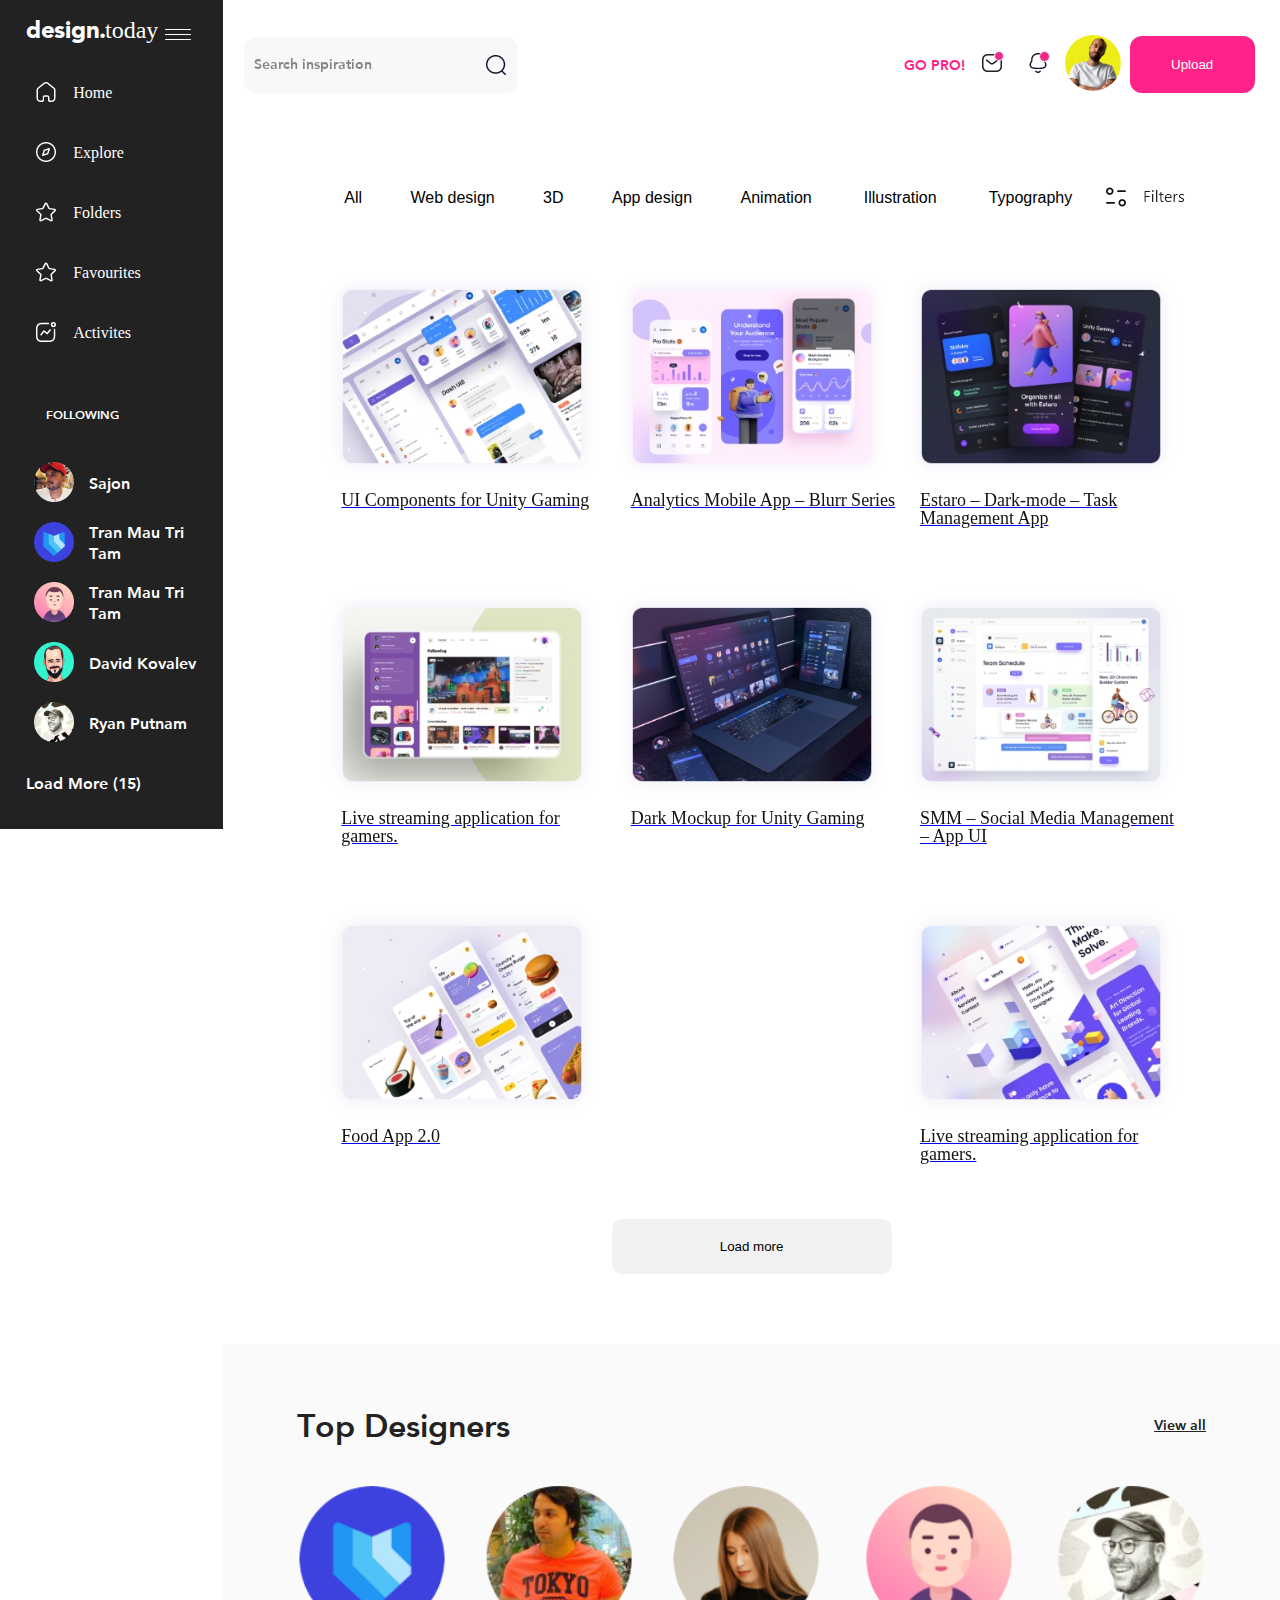
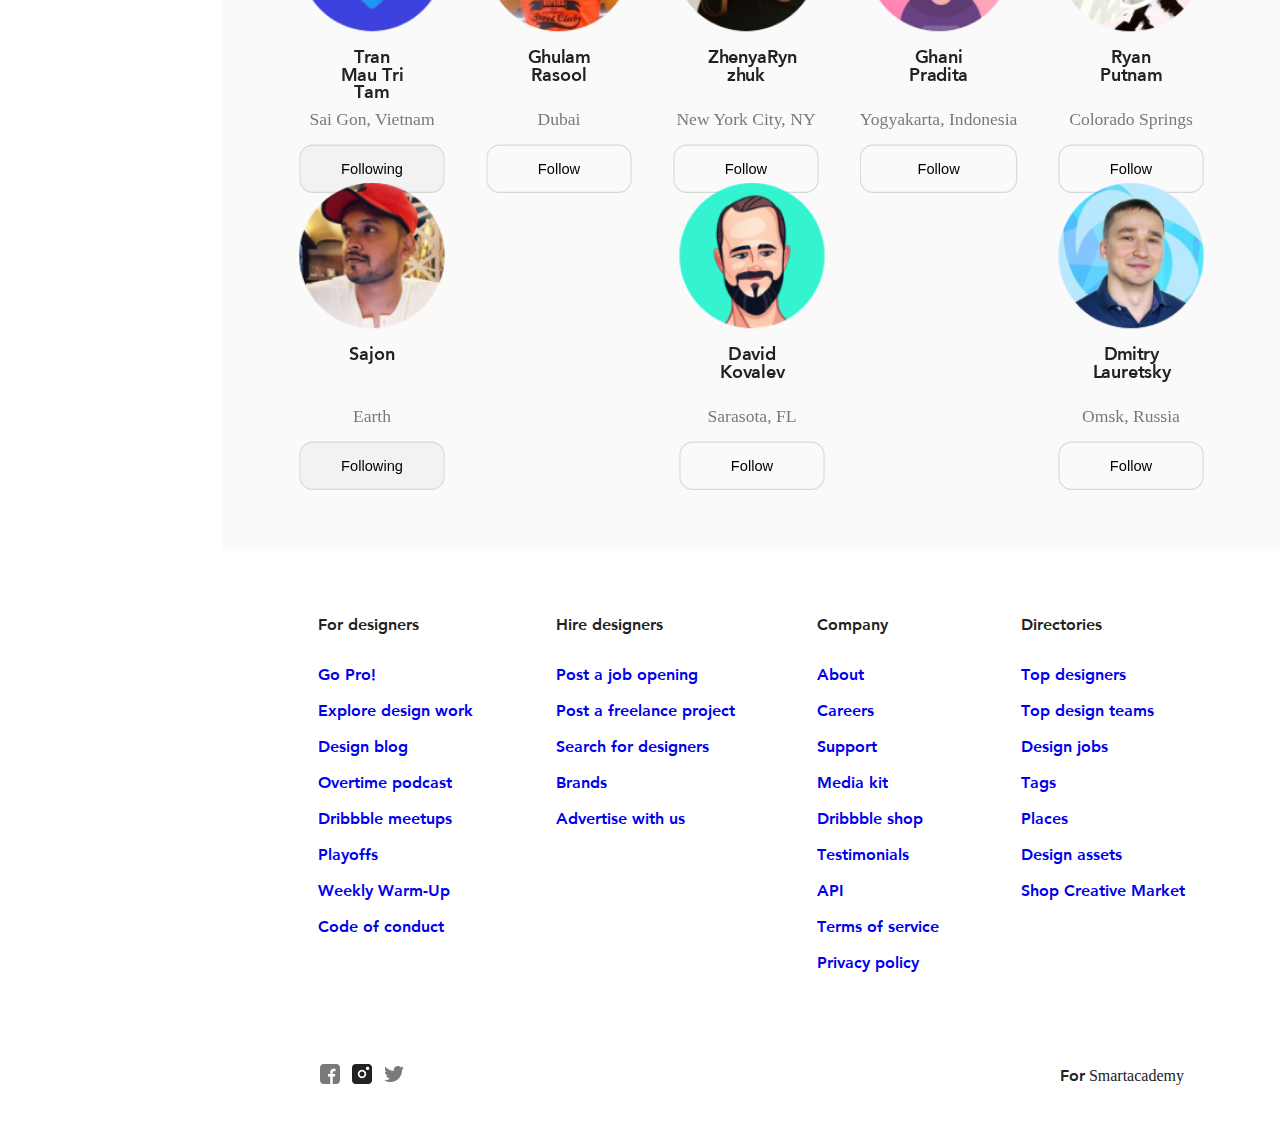
<file: index.html>
<!DOCTYPE html>
<html lang="en">
<head>
    <meta charset="UTF-8">
    <meta http-equiv="X-UA-Compatible" content="IE=edge">
    <meta name="viewport" content="width=device-width, initial-scale=1.0">
    <link rel="stylesheet" href="css/reset.css">
    <link rel="stylesheet" href="css/style.css">
    <link rel="stylesheet" href="css/fonts.css">
    <title>Midterm</title>
</head>
<body>
    <div class="container">
        <div class="aside">
            <div class="aside-div">
                <a class="today" href="index.html">
                    <p>design.</p>
                    <span>today</span>
                </a>
                <button class="burger">
                    <img src="images/burger.svg" alt="burger">
                </button>
            </div>
            <div class="navbar">
                    <nav>
                        <ul>
                            <li>
                                <a href="#">
                                <img src="images/home.png" alt="home">
                                <p>Home</p>
                                </a>
                            </li>
                            <li>
                                <a href="index.html">
                                <img src="images/3-2.png" alt="explore">
                                <p>Explore</p>
                                </a>
                            </li>
                            <li>
                                <a href="#">
                                <img src="images/favourites.svg" alt="Folders">
                                <p>Folders</p>
                                </a>
                            </li>
                            <li>
                                <a href="#">
                                <img src="images/favourites.svg" alt="Favourites">
                                <p>Favourites</p>
                                </a>
                            </li>
                            <li>
                                <a href="#">
                                <img src="images/activities.svg" alt="Activites">
                                <p>Activites</p>
                                </a>
                            </li>
                        </ul>
                    </nav>
            </div>
            <div class="following">
                    <h3>FOLLOWING</h3>
                    <ul>
                        <li>
                            <a href="#">
                                <img src="images/sajon.png" alt="Sajon">
                                <p>Sajon</p>
                            </a>
                        </li>
                        <li>
                            <a href="#">
                                <img src="images/mau.png" alt="Tran Mau Tri Tam ">
                                <p>Tran Mau Tri Tam </p>
                            </a>
                        </li>
                        <li>
                            <a href="#">
                                <img src="images/pradita.png" alt="pradita ">
                                <p>Tran Mau Tri Tam </p>
                            </a>
                        </li>
                        <li>
                            <a href="#">
                                <img src="images/kovallev.png" alt="David Kovalev">
                                <p>David Kovalev</p>
                            </a>
                        </li>
                        <li>
                            <a href="#">
                                <img src="images/ryan.png" alt="Ryan Putnam">
                                <p>Ryan Putnam</p>
                            </a>
                        </li>
                        <li>
                            <a class="load" href="#">Load more (15)</a>
                        </li>
                    </ul>
            </div>
        </div>
        <div class="main-side">
            <header>
                <button class="search">
                    <span>Search inspiration</span>
                    <img src="images/9-2.png" alt="search">
                </button>
                <div class="header-right">
                    <a href="#">GO PRO!</a>
                    <button class="button-1">
                        <img src="images/notification.jpg" alt="notif">
                    </button>
                    <button class="button-1">
                        <img src="images/reminder.jpg" alt="remind">
                    </button>
                    <a href="Second-Page.html">
                        <img src="images/Group 33.svg" alt="group">
                    </a>
                    <div  class="upload">
                        <button>Upload</button>
                    </div>  
                </div>
            </header> 
            <section class="main-content">
                    <div class="first-section-side">
                        <div class="list">
                            <ul>
                                <li class="all"><button>All</button></li>
                                <li><button>Web design</button></li>
                                <li><button>3D</button></li>
                                <li><button>App design</button></li>
                                <li><button>Animation</button></li>
                                <li><button>Illustration</button></li>
                                <li><button >Typography</button></li>
                            </ul>
                        </div>
                        <div class="filter">
                            <button>
                                <img src="images/filters.png" alt="Filter">
                                
                            </button>
                        </div>
                    </div>
                    <div class="content-articles">
                       
                        <a class="box-1" href="#">
                            <img src="images/pic-1.jpg" alt="UI Components">
                            <p>UI Components for Unity Gaming</p>
                        </a>
                        <a class="box-1" href="#">
                            <img src="images/pic-2.jpg" alt="Analytics Mobile App">
                            
                            <p>Analytics Mobile App – Blurr Series</p>
                        </a>
                        <a class="box-1" href="#">
                            <img src="images/pic-3.jpg" alt="Task Management App">
                           
                            <p>Estaro – Dark-mode – Task Management App</p>
                        </a>
                        <a class="box-1" href="#">
                            <img src="images/pic-4.jpg" alt="Live-streaming-app">
                           
                            <p>Live streaming application for gamers.</p>
                        </a>
                        
                        
                        <a class="box-1" href="#">
                            <img src="images/pic-5.jpg" alt="Unity Gaming">
                            
                            <p>Dark Mockup for Unity Gaming</p>
                        </a>
                        <a class="box-1" href="#">
                            <img src="images/pic-6.jpg" alt="SMM-App">
                            
                            <p>SMM – Social Media Management – App UI</p>
                        </a>
                        <a class="box-1" href="#">
                            <img src="images/pic-7.jpg" alt="Food App">
                            <p>Food App 2.0 </p>
                        </a>
                        <a class="box-1" href="#">
                            <img src="images/pic-8.jpg" alt="Live-streaming-app">
                            <p>Live streaming application for gamers.</p>
                        </a>
                        
                    </div>
                    <div class="load-more">
                        <button>Load more</button>
                    </div>
            </section>
            <section class="designers-section">
                    <div class="view-designers">
                        <h3>Top Designers</h3>
                        <a href="#">View all</a>
                    </div>
                    <div  class="top-designers">
                        <div>
                            <img class="top-image" src="images/mau.png" alt="Tran Mau Tri Tam ">
                            <h4>Tran Mau Tri Tam </h4>
                            <p>Sai Gon, Vietnam</p>
                            <button class="following-btn">Following</button>
                        </div>
                        <div>
                            <img class="top-image" src="images/pic-69.png" alt="Ghulam Rasool">
                            <h4>Ghulam Rasool</h4>
                            <p>Dubai</p>
                            <button>Follow</button>
                        </div>
                        <div>
                            <img class="top-image" src="images/pic-66.png" alt="ZhenyaRynzhuk">
                            <h4>ZhenyaRyn zhuk</h4>
                            <p>New York City, NY</p>
                            <button>Follow</button>
                        </div>
                        <div>
                            <img class="top-image" src="images/pradita.png" alt="Ghani Pradita">
                            <h4>Ghani Pradita</h4>
                            <p>Yogyakarta, Indonesia</p>
                            <button>Follow</button>
                        </div>
                        <div>
                            <img class="top-image" src="images/ryan.png" alt="Ryan Putnam">
                            <h4>Ryan Putnam</h4>
                            <p>Colorado Springs</p>
                            <button>Follow</button>
                        </div>
                        <div>
                            <img class="top-image" src="images/sajon.png" alt="Sajon">
                            <h4>Sajon</h4>
                            <p>Earth</p>
                            <button class="following-btn">Following</button>
                        </div>
                        <div>
                            <img class="top-image" src="images/kovallev.png" alt="David Kovalev">
                            <h4>David Kovalev</h4>
                            <p>Sarasota, FL</p>
                            <button>Follow</button>
                        </div>
                        <div>
                            <img class="top-image" src="images/pic-72.png" alt="Dmitry Lauretsky">
                            <h4>Dmitry Lauretsky</h4>
                            <p>Omsk, Russia</p>
                            <button>Follow</button>
                        </div>
                    </div>
            </section>
            <footer>
                <div class="footer-div-1">
                    <div>
                        <h4>For designers</h4>
                        <ul>
                            <li><a href="#">Go Pro!</a></li>
                            <li><a href="#">Explore design work</a></li>
                            <li><a href="#">Design blog</a></li>
                            <li><a href="#">Overtime podcast</a></li>
                            <li><a href="#">Dribbble meetups</a></li>
                            <li><a href="#">Playoffs</a></li>
                            <li><a href="#">Weekly Warm-Up</a></li>
                            <li><a href="#">Code of conduct</a></li>
                        </ul>
                    </div>
                    <div>
                        <h4>Hire designers</h4>
                        <ul>
                            <li><a href="#">Post a job opening</a></li>
                            <li><a href="#">Post a freelance project</a></li>
                            <li><a href="#">Search for designers</a></li>
                            <li><a href="#">Brands</a></li>
                            <li><a href="#">Advertise with us</a></li>
                        </ul>
                    </div>
                    <div>
                        <h4>Company</h4>
                        <ul><li><a href="#">About</a></li>
                            <li><a href="#">Careers</a></li>
                            <li><a href="#">Support</a></li>
                            <li><a href="#">Media kit</a></li>
                            <li><a href="#">Dribbble shop</a></li>
                            <li><a href="#">Testimonials</a></li>
                            <li><a href="#">API</a></li>
                            <li><a href="#">Terms of service</a></li>
                            <li><a href="#">Privacy policy</a></li>
                        </ul>
                    </div>
                    <div>
                        <h4>Directories</h4>
                        <ul><li><a href="#">Top designers</a></li>
                            <li><a href="#">Top design teams</a></li>
                            <li><a href="#">Design jobs</a></li>
                            <li><a href="#">Tags</a></li>
                            <li><a href="#">Places</a></li>
                            <li><a href="#">Design assets</a></li>
                            <li><a href="#">Shop Creative Market</a></li>
                        </ul>
                    </div>
                </div>
             
                <div class="media-icons">
                    <div>
                        <a href="https://www.facebook.com/"><img src="images/facebook.png" alt="facebook"></a>
                        <a href="https://www.instagram.com/"><img src="images/instagram.png" alt="instagram"></a>
                        <a href="https://www.twitter.com/"><img src="images/twitter.png" alt="twitter"></a>
                    </div>
                    <div>
                        <p><span>For</span> Smartacademy  </p>
                    </div>
                </div>
            </footer>
        </div>
    </div>
</body>
</html>
</file>
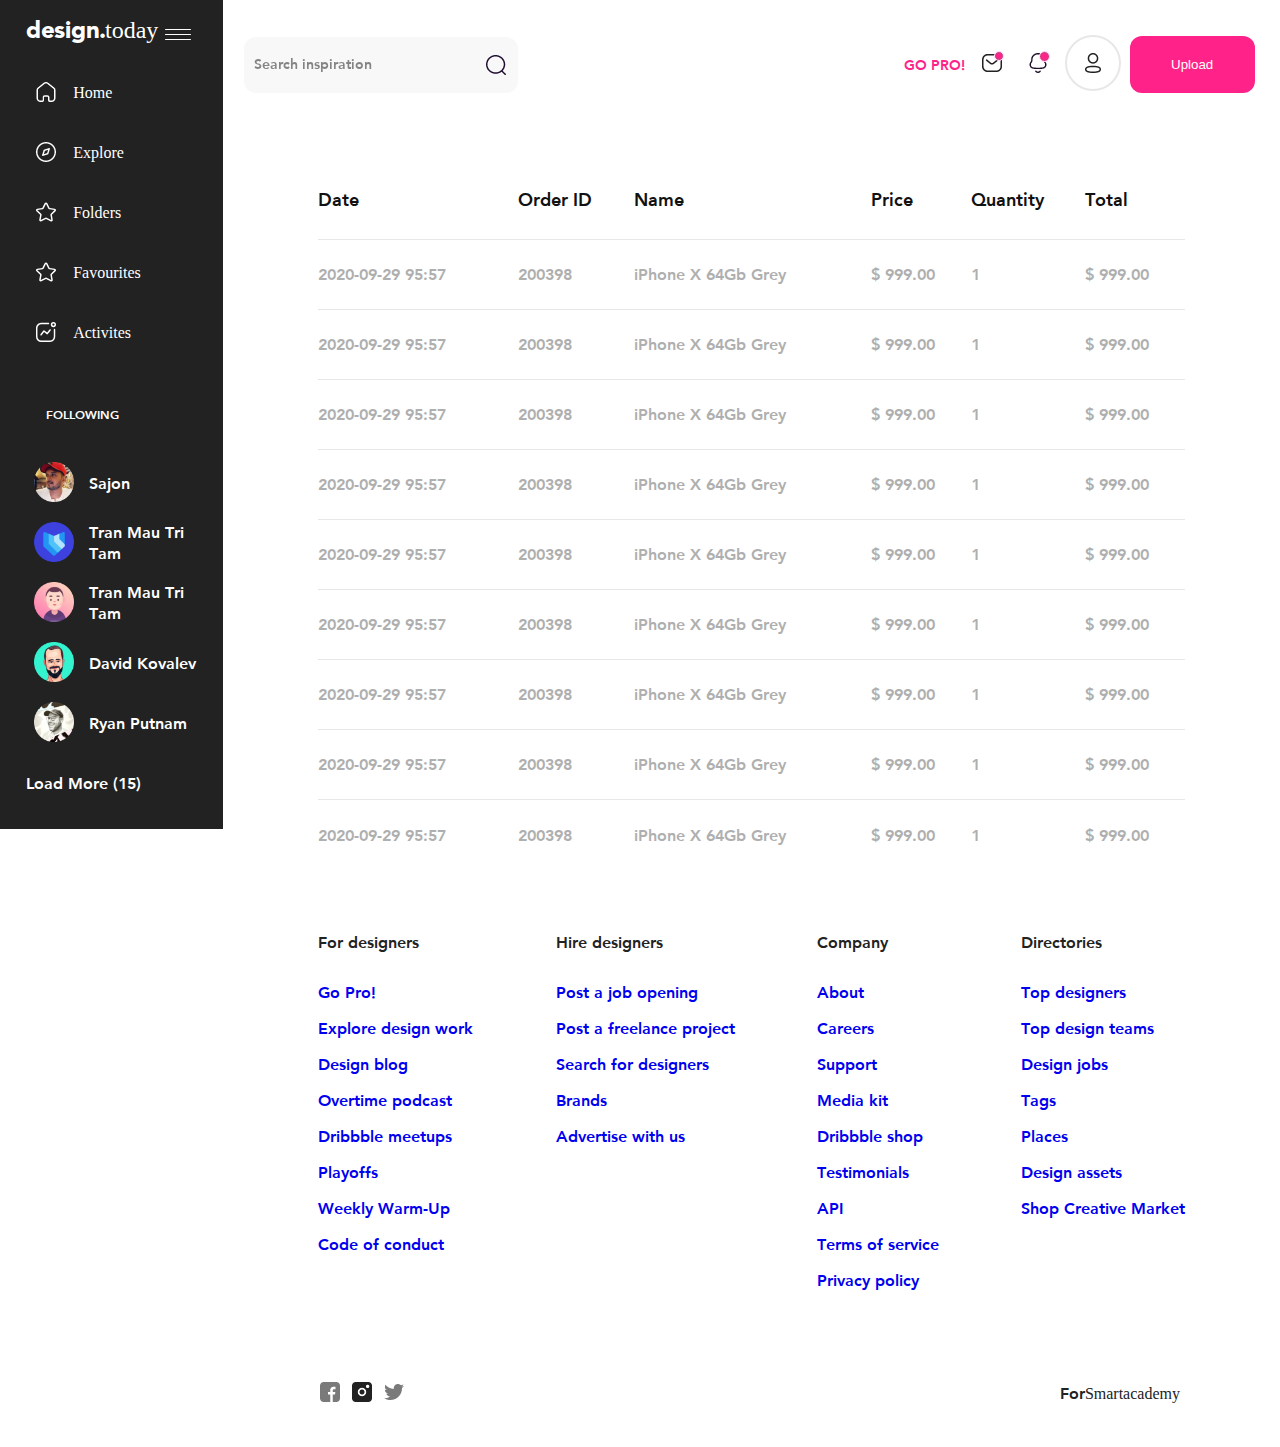
<file: Second-Page.html>
<!DOCTYPE html>
<html lang="en">
<head>
    <meta charset="UTF-8">
    <meta http-equiv="X-UA-Compatible" content="IE=edge">
    <meta name="viewport" content="width=device-width, initial-scale=1.0">
    <link rel="stylesheet" href="css/reset.css">
    <link rel="stylesheet" href="css/style.css">
    <link rel="stylesheet" href="css/fonts.css">
    <title>Midterm</title>
</head>
<body>
    <div class="container">
        <div class="aside">
            <div class="aside-div">
                <a class="today" href="index.html">
                    <p>design.</p>
                    <span>today</span>
                </a>
                <button class="burger">
                    <img src="images/burger.svg" alt="burger">
                </button>
            </div>
            <div class="navbar">
                    <nav>
                        <ul>
                            <li>
                                <a href="index.html">
                                <img src="images/home.png" alt="home">
                                <p>Home</p>
                                </a>
                            </li>
                            <li>
                                <a href="#">
                                <img src="images/3-2.png" alt="explore">
                                <p>Explore</p>
                                </a>
                            </li>
                            <li>
                                <a href="#">
                                <img src="images/favourites.svg" alt="Folders">
                                <p>Folders</p>
                                </a>
                            </li>
                            <li>
                                <a href="#">
                                <img src="images/favourites.svg" alt="Favourites">
                                <p>Favourites</p>
                                </a>
                            </li>
                            <li>
                                <a href="#">
                                <img src="images/activities.svg" alt="Activites">
                                <p>Activites</p>
                                </a>
                            </li>
                        </ul>
                    </nav>
            </div>
            <div class="following">
                    <h3>FOLLOWING</h3>
                    <ul>
                        <li>
                            <a href="#">
                                <img src="images/sajon.png" alt="Sajon">
                                <p>Sajon</p>
                            </a>
                        </li>
                        <li>
                            <a href="#">
                                <img src="images/mau.png" alt="Tran Mau Tri Tam ">
                                <p>Tran Mau Tri Tam </p>
                            </a>
                        </li>
                        <li>
                            <a href="#">
                                <img src="images/pradita.png" alt="pradita ">
                                <p>Tran Mau Tri Tam </p>
                            </a>
                        </li>
                        <li>
                            <a href="#">
                                <img src="images/kovallev.png" alt="David Kovalev">
                                <p>David Kovalev</p>
                            </a>
                        </li>
                        <li>
                            <a href="#">
                                <img src="images/ryan.png" alt="Ryan Putnam">
                                <p>Ryan Putnam</p>
                            </a>
                        </li>
                        <li>
                            <a class="load" href="#">Load more (15)</a>
                        </li>
                    </ul>
            </div>
        </div>
        <div class="main-side">
            <header>
                <button class="search">
                    <span>Search inspiration</span>
                    <img src="images/9-2.png" alt="search">
                </button>
                <div class="header-right">
                    <a href="#">GO PRO!</a>
                    <button class="button-1">
                        <img src="images/notification.jpg" alt="notif">
                    </button>
                    <button class="button-1">
                        <img src="images/reminder.jpg" alt="remind">
                    </button>
                    <a href="index.html">
                        <img src="images/group.png" alt="group">
                    </a>
                    <div  class="upload">
                        <button>Upload</button>
                    </div>  
                </div>
            </header> 
            <div class="quantity">
                <table>
                    <thead>
                        <th>Date</th>
                        <th>Order ID</th>
                        <th>Name</th>
                        <th>Price</th>
                        <th>Quantity</th>
                        <th>Total</th>
                    </thead>
                    <tr>
                        <td>2020-09-29 95:57</td>
                        <td>200398</td>
                        <td>iPhone X 64Gb Grey</td>
                        <td>$ 999.00</td>
                        <td>1</td>
                        <td>$ 999.00</td>
                    </tr>
                    <tr>
                        <td>2020-09-29 95:57</td>
                        <td>200398</td>
                        <td>iPhone X 64Gb Grey</td>
                        <td>$ 999.00</td>
                        <td>1</td>
                        <td>$ 999.00</td>
                    </tr>
                    <tr>
                        <td>2020-09-29 95:57</td>
                        <td>200398</td>
                        <td>iPhone X 64Gb Grey</td>
                        <td>$ 999.00</td>
                        <td>1</td>
                        <td>$ 999.00</td>
                    </tr>
                    <tr>
                        <td>2020-09-29 95:57</td>
                        <td>200398</td>
                        <td>iPhone X 64Gb Grey</td>
                        <td>$ 999.00</td>
                        <td>1</td>
                        <td>$ 999.00</td>
                    </tr>
                    <tr>
                        <td>2020-09-29 95:57</td>
                        <td>200398</td>
                        <td>iPhone X 64Gb Grey</td>
                        <td>$ 999.00</td>
                        <td>1</td>
                        <td>$ 999.00</td>
                    </tr>
                    <tr>
                        <td>2020-09-29 95:57</td>
                        <td>200398</td>
                        <td>iPhone X 64Gb Grey</td>
                        <td>$ 999.00</td>
                        <td>1</td>
                        <td>$ 999.00</td>
                    </tr>
                    <tr>
                        <td>2020-09-29 95:57</td>
                        <td>200398</td>
                        <td>iPhone X 64Gb Grey</td>
                        <td>$ 999.00</td>
                        <td>1</td>
                        <td>$ 999.00</td>
                    </tr>
                    <tr>
                        <td>2020-09-29 95:57</td>
                        <td>200398</td>
                        <td>iPhone X 64Gb Grey</td>
                        <td>$ 999.00</td>
                        <td>1</td>
                        <td>$ 999.00</td>
                    </tr>
                    <tr>
                        <td>2020-09-29 95:57</td>
                        <td>200398</td>
                        <td>iPhone X 64Gb Grey</td>
                        <td>$ 999.00</td>
                        <td>1</td>
                        <td>$ 999.00</td>
                    </tr>
                </table>
            </div>
            <footer>
                <div class="footer-div-1">
                    <div>
                        <h4>For designers</h4>
                        <ul>
                            <li><a href="#">Go Pro!</a></li>
                            <li><a href="#">Explore design work</a></li>
                            <li><a href="#">Design blog</a></li>
                            <li><a href="#">Overtime podcast</a></li>
                            <li><a href="#">Dribbble meetups</a></li>
                            <li><a href="#">Playoffs</a></li>
                            <li><a href="#">Weekly Warm-Up</a></li>
                            <li><a href="#">Code of conduct</a></li>
                        </ul>
                    </div>
                    <div>
                        <h4>Hire designers</h4>
                        <ul>
                            <li><a href="#">Post a job opening</a></li>
                            <li><a href="#">Post a freelance project</a></li>
                            <li><a href="#">Search for designers</a></li>
                            <li><a href="#">Brands</a></li>
                            <li><a href="#">Advertise with us</a></li>
                        </ul>
                    </div>
                    <div>
                        <h4>Company</h4>
                        <ul><li><a href="#">About</a></li>
                            <li><a href="#">Careers</a></li>
                            <li><a href="#">Support</a></li>
                            <li><a href="#">Media kit</a></li>
                            <li><a href="#">Dribbble shop</a></li>
                            <li><a href="#">Testimonials</a></li>
                            <li><a href="#">API</a></li>
                            <li><a href="#">Terms of service</a></li>
                            <li><a href="#">Privacy policy</a></li>
                        </ul>
                    </div>
                    <div>
                        <h4>Directories</h4>
                        <ul><li><a href="#">Top designers</a></li>
                            <li><a href="#">Top design teams</a></li>
                            <li><a href="#">Design jobs</a></li>
                            <li><a href="#">Tags</a></li>
                            <li><a href="#">Places</a></li>
                            <li><a href="#">Design assets</a></li>
                            <li><a href="#">Shop Creative Market</a></li>
                        </ul>
                    </div>
                </div>
             
                <div class="media-icons">
                    <div>
                        <a href="https://www.facebook.com/"><img src="images/facebook.png" alt="facebook"></a>
                        <a href="https://www.instagram.com/"><img src="images/instagram.png" alt="instagram"></a>
                        <a href="https://www.twitter.com/"><img src="images/twitter.png" alt="twitter"></a>
                    </div>
                    <div>
                        <p><span>For</span>Smartacademy</p>
                    </div>
                </div>
            </footer>
        </div>
    </div>
</body>
</html>
</file>
<file: css/style.css>
.container{
    max-width: 1920px;
    width: 100%;
    margin: 0 auto;
    display: flex;
    justify-content: center;
}
.aside{
    width:14%;
    height:100%;
    display: flex;
    padding:0 2%;
    position: sticky;
    top: 0;
    flex-direction: column;
    justify-content: center;
    background-color: #222222;
  
}
.main-side{
    width:86%;
}
header{
    height:87px;
    top: 0;
    padding:2%;
    display:flex;
    justify-content: space-between;
    align-items: center;
}

.aside-div{
    display: flex;
    justify-content: space-around;
    align-items: center;
    padding-top:15px;
}
.navbar ul li a{
    text-decoration: none;
}
.following ul li a{
    text-decoration: none;
}
.first-section-side{
    margin:0 9%;
}
.header-right, .search, .first-section-side, .first-section-side ul, .content-articles,
.load-more, .view-designers, .top-designers, .top-designers div, .media-icons,
.upload, .filter button{
    display: flex;
    align-items: center;
    justify-content: center;
}
footer, .quantity, .articles-menu-first-section-side, .content-articles{
    margin:0 9%;
}
.box-1-div{
    display: flex;
}
.box-2-div{
    display: flex;
}
button{
    cursor: pointer;
}

.logo{
    flex-wrap: wrap;
    margin-top:42px;
}
.today{
    display: flex;
    
    line-height: 32px;
}

button{
    background: none;
    border:none;
}
.burger{
    margin-top:10px;
}
.navbar a, .following a{
    height:60px;
    display: flex;
    align-items: center;
   
    line-height: 21px;
    text-transform: capitalize;
}

.load-more, .top-designers button, .first-section-side button, .navbar a, .following a{
    transition: all 0.3s linear;
}
.navbar img, .following img{
    margin-right:15px;
    margin-left:5%;
}
.following img{
    width: 40px;
}
.navbar{
    margin-top:10%;
}
.following{
    margin-top:45px;
    margin-bottom:10%;
}
.following h3{
    padding-left:20px;
    margin-bottom: 30px;
    line-height: 15px;
    text-transform: uppercase;
}
.today{
    display: flex;
    
    line-height: 30px;
    text-decoration: none;
}

.following  li a:nth-last-child() {
    padding-left:40px;
}
.load-more{
    
    line-height: 20px;
}


.search{
    width:27%;
    height: 56px;
    justify-content: space-between;
    background-color: #F8F8F8;
    border-radius: 12px;
    padding:0 1%;
}
.search span{
    opacity: 50%;
    line-height: 15px;
}
.header-right{
    width:35%;
    justify-content: space-between;
}
.header-right a:nth-child(1){
    color:#FF2288;
    text-transform: uppercase;
   
}

.button-2{
    width:25px;
    height:25px;
    background-size:cover;
    background-position: center;
    background-repeat: no-repeat;
}
.button-2{
    transform: translate(50%, -50%);
    width:10px;
}
.upload{
    width:125px;
    height:57px;
    background-color: #FF2288;
    border-radius: 12px;
}
.upload button{
    color:white;
}

.header-right a, .header-right div, .header-right button{
    margin-right:1%;
}

.content-articles{
    flex-wrap: wrap;
    justify-content: space-between;
}
.first-section-side, .view-designers{
    justify-content: space-between;
}
.first-section-side{
    margin-top:40px;
    margin-bottom:40px;
}
.list button{
    width:100%;
    height:56px;
    margin-right:40px;
    font-size:16px;
    line-height: 21px;
    text-align: center;
}


.filter{
    width:10%;
}
.filter button{
    width:100%;
    height:56px;
    justify-content: space-around;
    color:#222222;
}
.filter{
   
    line-height: 21px;
}
.content-articles a{
    margin-bottom:40px;
}
.box-1{
    display: block;
    width:288px;
    height:278px;
}
.box-1 img{
    width:100%;
}
.box-1 p{
    text-align:left;
   text-decoration: none;
    margin-left:8%;
}


.load-more{
    width:280px;
    height:55px;
    margin:0 auto;
    background-color: #F2F2F2;
    border-radius: 10px;
   
    margin-bottom:70px;
}
.load-more button{
    background: none;
    border: none;

}

.box-1{
    position: relative;
}


.designers-section{
    padding:65px 7%;
    background-color: #FAFAFA;
}
.top-designers {
    flex-wrap: wrap;
    margin-top:50px;
    justify-content: space-between;
}


.top-designers div{
    flex-direction: column;
    margin: 1%;
    text-align: center;
}
.top-designers h4{
    margin: 15px auto;
    width:70px;
    height:42px;
    color:#222222;
  
}
.top-designers p{
   
    color:#222222;
    opacity: 60%;
    margin-bottom:15px;
}
.top-designers button{
    width:100%;
    height:44px;
    border:1px solid #D8D8D8;
    border-radius:12px;
    line-height:19px;
    text-align:center;
}
.following-btn{
    background-color:#F2F2F2;
}

.footer-div-1{
    display: flex;
    justify-content: space-between;
    margin-top:65px;
    margin-bottom:72px;
}
.footer-div-1 h4{
    color:#222222;
    font-size: 16px;
    font-family: 'Avenir 85';
    margin-bottom: 34px;
}
.footer-div-1 li{
    margin-bottom:20px;
    color:#222222;
   
}


.media-icons{
    margin:40px 0;
    justify-content: space-between;
}
.media-icons div{
    width:125px;
}
.media-icons img{
    margin-right:3%;
}
.media-icons p{
    color: #222222;
    font-size: 16px;
    font-family: 'Avenir';
}
.media-icons span{
    font-family: 'Avenir 85';
}


table{
    width:100%;
    margin-top:30px;
    text-align: left;
}
.quantity tr{
    height:70px;
    border-bottom: 1px solid #E7E7E7;
}
.quantity th{
    vertical-align: middle;
}
.quantity td{
    font-size: 16px;
    font-family: 'Avenir 85';
    color:#AFAFAF;
    vertical-align: middle;
}
.quantity tr:last-child{
    border:none;
}
.footer-div-1 div ul li a{
    text-decoration: none;
}
thead{
    height: 80px;
    border-bottom: 1px solid #E7E7E7;
    font-size: 18px;
    font-family: 'Avenir 85';
    color:#111111;
}
tbody tr{
    transition: all 0.3s linear;
}
.box-1 p{
    color:#111111;
}




/* hovers */
tbody tr:hover{
    transform: scale(1.1);
    background-color: #F2F2F2;
    cursor: pointer;
}
tbody tr:hover td{
    color:#9c22ff;
    
}
tbody tr:hover td:first-child{
    border-radius: 12px 0 0 12px;
    padding-left:3%;
}
tbody tr:hover td:last-child{
    border-radius: 0 12px 12px 0;;
}



.first-section-side button:hover{
    background-color:plum;
    border-radius: 12px;
    box-shadow: 0 0 10px #9c22ff,0 0 40px #9c22ff,0 0 80px #9c22ff;
}
.upload:hover{
    transform: scale(1.1);
    box-shadow: 0 0 10px #2196f3,0 0 40px #2196f3,0 0 80px #2196f3;
}

.search img:hover{
    transform: scale(1.1);
    
}
.box-1:hover{
    transform: scale(1.1);
    box-shadow: 0 0 10px #9c22ff,0 0 40px #9c22ff,0 0 80px #9c22ff;
}
.burger:hover{
    transform: scale(1.1);
    box-shadow: 0 0 10px #dde5ec,0 0 40px #dde5ec,0 0 80px #dde5ec;
}
.following h3:hover{
    transform: scale(1.1);
}

.load:hover{
    transform: scale(1.1);
}
.load-more:hover{
    transform: scale(1.1);
    background-color: plum;
     box-shadow: 0 0 10px #9c22ff,0 0 40px #9c22ff,0 0 80px #9c22ff;
}
.header-right a:hover{
    transform: scale(1.1);
}
   
.button-1:hover{
    transform: scale(1.1);
}
  

.navbar a:hover,  .top-designers button:hover{
    background-color: #FF2288;
    border-radius: 12px;
    box-shadow: 0 0 10px #2196f3,0 0 40px #2196f3,0 0 80px #2196f3;
   
}
.filter button:hover{
    background-color:plum;
}
.view-designers a:hover{
    transform: scale(1.1);
}
.media-icons:hover{
    transform: scale(1.1);
    
}
.top-designers div{
    transform: scale(1.1);
}




/* fonts */

.aside-div p{
    font-size: 24px;
    color:#FFFFFF;
    font-family: 'Avenir';
}
.aside-div span{
    font-size: 24px;
    font-family: 'Avenir LT Std';
    color:#FFFFFF;
}
.navbar ul li p{
    font-size: 16px;
    font-family: 'Avenir LT 65';
    color:#FFFFFF;
}
.following h3{
    font-size: 12px;
    font-family: 'Avenir 85';
    color:#FFFFFF;
}
.following ul li a{
    font-size: 16px;
    color:#FFFFFF;
    font-family: 'Avenir 85';

}
.search span{
    font-size: 14px;
    color:#111111;
    font-family: 'Avenir 85';
}
.header-right a:first-child{
    font-size: 14px;
    color:#FF2288;
    font-family: 'Avenir 85';
    text-decoration: none;
}
.list ul li{
    font-size: 16px;
    color:#222222;
    font-family: 'Avenir LT Std';
}
.box-1 p{
    font-size: 18px;
}
.media-icons div p{
    font-size: 16px;
    color:#222222;
    font-family: 'Avenir LT Std';
}


h4{
    font-size: 16px;
    color:#222222;
    font-family: 'Avenir 85';
}
.footer-div-1 ul li{
    font-size: 16px;
    color:#222222;
    font-family: 'Avenir 85';
}

.view-designers h3{
    color: #222222;
    font-size: 32px;
    font-family: 'Avenir 85';
    
}
.view-designers a{
    color: #222222;
    font-size: 14px;
    font-family: 'Avenir 85';
}



@media  (max-width:480px){
    .aside{
        padding:3px;
    }
    .aside-div{
        display: none;
    }
    .navbar ul li p{
        display: none;
    }
    .navbar{
        padding-left:3px;
    }
    .following h3{
        display: none;
    }
    .load{
        padding:1px;
    }
    .first-section-side{
        display: none;
    }
    .content-articles{
        margin:0;
    }
    header{
        display: flex;
        justify-content: space-around;
       
    }
    .header-right a:nth-child(1){
        display: none;
    }
    .search{
         width:70px;
        padding-left:2px;
    }
    .button-1,.upload{
        display: none;
    }
    .top-image{
        width: 77px;
    }
    .top-designers div{
        margin:3%;
    }
    .designers-section{
        background-color: white;
    }
    .main-content{
        margin-left:30px;
    }
    header{
        margin-left:20px;
    }
}
.aside{
    overflow: hidden;
}
</file>
<file: css/fonts.css>
@font-face {
    font-family: 'Avenir LT Std 45 Book';
    src: url('../fonts/AvenirLTStd-Book.eot');
    src: url('../fonts/AvenirLTStd-Book.eot?#iefix') format('embedded-opentype'),
        url('../fonts/AvenirLTStd-Book.woff2') format('woff2'),
        url('../fonts/AvenirLTStd-Book.woff') format('woff'),
        url('../fonts/AvenirLTStd-Book.ttf') format('truetype'),
        url('../fonts/AvenirLTStd-Book.svg#AvenirLTStd-Book') format('svg');
    font-weight: normal;
    font-style: normal;
    font-display: swap;
}

@font-face {
    font-family: 'Metropolis';
    src: url('../fonts/Metropolis-Medium.eot');
    src: url('../fonts/Metropolis-Medium.eot?#iefix') format('embedded-opentype'),
        url('../fonts/Metropolis-Medium.woff2') format('woff2'),
        url('../fonts/Metropolis-Medium.woff') format('woff'),
        url('../fonts/Metropolis-Medium.ttf') format('truetype'),
        url('../fonts/Metropolis-Medium.svg#Metropolis-Medium') format('svg');
    font-weight: 500;
    font-style: normal;
    font-display: swap;
}
@font-face {
    font-family: 'Avenir 85';
    src: url('../fonts/Avenir-Heavy.eot');
    src: url('../fonts/Avenir-Heavy.eot?#iefix') format('embedded-opentype'),
        url('../fonts/Avenir-Heavy.woff2') format('woff2'),
        url('../fonts/Avenir-Heavy.woff') format('woff'),
        url('../fonts/Avenir-Heavy.ttf') format('truetype'),
        url('../fonts/Avenir-Heavy.svg#Avenir-Heavy') format('svg');
    font-weight: bold;
    font-style: normal;
    font-display: swap;
}
@font-face {
    font-family: 'Avenir';
    src: url('../fonts/Avenir-Black.eot');
    src: url('../fonts/Avenir-Black.eot?#iefix') format('embedded-opentype'),
        url('../fonts/Avenir-Black.woff2') format('woff2'),
        url('../fonts/Avenir-Black.woff') format('woff'),
        url('../fonts/Avenir-Black.ttf') format('truetype'),
        url('../fonts/Avenir-Black.svg#Avenir-Black') format('svg');
    font-weight: 900;
    font-style: normal;
    font-display: swap;
}
</file>
